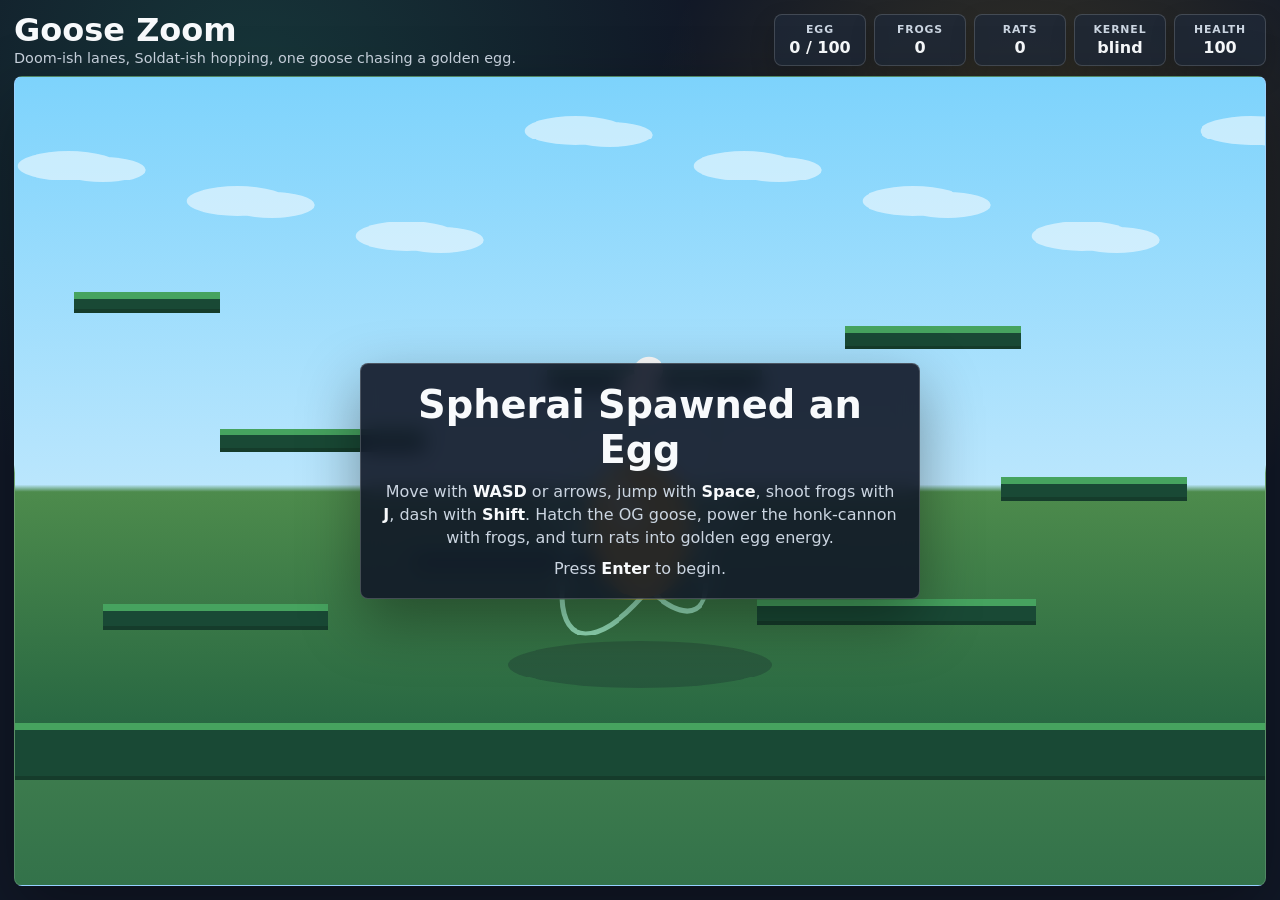
<file: index.html>
<!doctype html>
<html lang="en">
<head>
  <meta charset="utf-8">
  <meta name="viewport" content="width=device-width, initial-scale=1">
  <title>Goose Zoom</title>
  <style>
    :root {
      color-scheme: dark;
      --bg: #111827;
      --panel: #1f2937;
      --ink: #f8fafc;
      --muted: #cbd5e1;
      --gold: #fbbf24;
      --green: #34d399;
      --danger: #fb7185;
      --sky: #8ec5ff;
    }

    * {
      box-sizing: border-box;
    }

    body {
      margin: 0;
      min-height: 100vh;
      background:
        radial-gradient(circle at 20% 10%, rgba(52, 211, 153, 0.16), transparent 28rem),
        radial-gradient(circle at 80% 20%, rgba(251, 191, 36, 0.18), transparent 24rem),
        var(--bg);
      color: var(--ink);
      font-family: ui-sans-serif, system-ui, -apple-system, BlinkMacSystemFont, "Segoe UI", sans-serif;
      overflow: hidden;
    }

    main {
      display: grid;
      grid-template-rows: auto minmax(0, 1fr);
      height: 100vh;
      padding: 14px;
      gap: 10px;
    }

    header {
      display: grid;
      grid-template-columns: 1fr auto;
      align-items: center;
      gap: 12px;
      min-width: 0;
    }

    h1 {
      margin: 0;
      font-size: clamp(1.25rem, 3vw, 2rem);
      letter-spacing: 0;
      line-height: 1;
    }

    .tagline {
      margin: 4px 0 0;
      color: var(--muted);
      font-size: 0.9rem;
    }

    .hud {
      display: flex;
      flex-wrap: wrap;
      justify-content: end;
      gap: 8px;
      min-width: 0;
    }

    .pill {
      border: 1px solid rgba(255, 255, 255, 0.16);
      background: rgba(31, 41, 55, 0.82);
      border-radius: 8px;
      padding: 8px 10px;
      min-width: 92px;
      text-align: center;
      box-shadow: 0 10px 24px rgba(0, 0, 0, 0.18);
    }

    .pill strong {
      display: block;
      color: var(--muted);
      font-size: 0.68rem;
      font-weight: 700;
      letter-spacing: 0.08em;
      text-transform: uppercase;
    }

    .pill span {
      display: block;
      margin-top: 2px;
      font-variant-numeric: tabular-nums;
      font-weight: 800;
    }

    .stage {
      position: relative;
      min-height: 0;
      border: 1px solid rgba(255, 255, 255, 0.14);
      border-radius: 8px;
      overflow: hidden;
      background: linear-gradient(#84c8ff, #b7e6ff 48%, #579456 49%, #33724a);
      box-shadow: 0 24px 70px rgba(0, 0, 0, 0.32);
    }

    canvas {
      display: block;
      width: 100%;
      height: 100%;
      image-rendering: pixelated;
    }

    .overlay {
      position: absolute;
      inset: 0;
      display: grid;
      place-items: center;
      padding: 18px;
      pointer-events: none;
    }

    .message {
      width: min(560px, 100%);
      border: 1px solid rgba(255, 255, 255, 0.2);
      border-radius: 8px;
      background: rgba(17, 24, 39, 0.9);
      padding: 18px;
      text-align: center;
      box-shadow: 0 22px 60px rgba(0, 0, 0, 0.38);
      backdrop-filter: blur(10px);
    }

    .message h2 {
      margin: 0 0 8px;
      font-size: clamp(1.5rem, 5vw, 2.4rem);
    }

    .message p {
      margin: 8px auto 0;
      color: var(--muted);
      max-width: 42rem;
      line-height: 1.45;
    }

    .keys {
      color: var(--ink);
      font-weight: 800;
    }

    @media (max-width: 700px) {
      main {
        padding: 8px;
      }

      header {
        grid-template-columns: 1fr;
      }

      .hud {
        justify-content: stretch;
      }

      .pill {
        flex: 1 1 94px;
        padding: 7px 8px;
      }
    }
  </style>
</head>
<body>
  <main>
    <header>
      <div>
        <h1>Goose Zoom</h1>
        <p class="tagline">Doom-ish lanes, Soldat-ish hopping, one goose chasing a golden egg.</p>
      </div>
      <div class="hud" aria-live="polite">
        <div class="pill"><strong>Egg</strong><span id="egg">0 / 100</span></div>
        <div class="pill"><strong>Frogs</strong><span id="frogs">0</span></div>
        <div class="pill"><strong>Rats</strong><span id="rats">0</span></div>
        <div class="pill"><strong>Kernel</strong><span id="kernel">blind</span></div>
        <div class="pill"><strong>Health</strong><span id="health">100</span></div>
      </div>
    </header>

    <section class="stage">
      <canvas id="game" width="1280" height="720" aria-label="Goose Zoom game canvas"></canvas>
      <div id="overlay" class="overlay">
        <div class="message">
          <h2>Spherai Spawned an Egg</h2>
          <p>
            Move with <span class="keys">WASD</span> or arrows, jump with <span class="keys">Space</span>,
            shoot frogs with <span class="keys">J</span>, dash with <span class="keys">Shift</span>.
            Hatch the OG goose, power the honk-cannon with frogs, and turn rats into golden egg energy.
          </p>
          <p>Press <span class="keys">Enter</span> to begin.</p>
        </div>
      </div>
    </section>
  </main>

  <script>
    const canvas = document.querySelector("#game");
    const ctx = canvas.getContext("2d");
    const eggEl = document.querySelector("#egg");
    const frogsEl = document.querySelector("#frogs");
    const ratsEl = document.querySelector("#rats");
    const kernelEl = document.querySelector("#kernel");
    const healthEl = document.querySelector("#health");
    const overlay = document.querySelector("#overlay");

    const keys = new Set();
    const world = { w: 1280, h: 720, gravity: 1900 };
    const rng = (min, max) => min + Math.random() * (max - min);
    const gooseAdjectives = ["Warm", "Velvet", "Brass", "Moss", "Quiet", "Tidal", "Cinder", "Lattice"];
    const gooseNouns = ["Goose", "Clerk", "Archivist", "Guide", "Witness", "Seeder", "Companion", "Honk"];
    const kernelColors = {
      blind: "#7a9bb1",
      sighted: "#7ae7c7",
      resonant: "#b0a6ff",
      hatched: "#ffd075",
    };

    let state;
    let last = 0;

    const platforms = [
      { x: 0, y: 662, w: 1280, h: 58 },
      { x: 90, y: 540, w: 230, h: 26 },
      { x: 410, y: 478, w: 250, h: 26 },
      { x: 760, y: 535, w: 285, h: 26 },
      { x: 1010, y: 410, w: 190, h: 24 },
      { x: 210, y: 360, w: 210, h: 24 },
      { x: 545, y: 300, w: 220, h: 24 },
      { x: 850, y: 255, w: 180, h: 24 },
      { x: 60, y: 220, w: 150, h: 22 },
    ];

    function hashText(text) {
      let hash = 2166136261;
      for (let i = 0; i < text.length; i++) {
        hash ^= text.charCodeAt(i);
        hash = Math.imul(hash, 16777619);
      }
      return hash >>> 0;
    }

    function deriveGoosePersona() {
      const seed = hashText(`${Date.now()}-${Math.random()}-spherai-og-goose`);
      const adjective = gooseAdjectives[seed % gooseAdjectives.length];
      const noun = gooseNouns[(seed >>> 4) % gooseNouns.length];
      return {
        seed: seed.toString(16).padStart(8, "0"),
        name: `${adjective} ${noun}`,
      };
    }

    function kernelFromCoherence(coherence) {
      if (coherence < 18) return "blind";
      if (coherence < 42) return "sighted";
      if (coherence < 72) return "resonant";
      return "hatched";
    }

    function kernelShotDamage(kernel) {
      if (kernel === "hatched") return 3;
      if (kernel === "resonant") return 2;
      return 1;
    }

    function newGame() {
      const persona = deriveGoosePersona();
      state = {
        phase: "playing",
        time: 0,
        egg: 0,
        killed: 0,
        coherence: 0,
        kernel: "blind",
        persona,
        spawnRat: 0.4,
        spawnFrog: 0.9,
        screenShake: 0,
        goose: {
          x: 135,
          y: 605,
          vx: 0,
          vy: 0,
          w: 42,
          h: 44,
          facing: 1,
          grounded: false,
          health: 100,
          frogs: 6,
          cooldown: 0,
          dash: 0,
          hurt: 0,
          name: persona.name,
        },
        rats: [],
        frogs: [],
        shots: [],
        sparks: [],
      };
      for (let i = 0; i < 5; i++) spawnRat();
      for (let i = 0; i < 6; i++) spawnFrog();
      overlay.style.display = "none";
      burst(170, 612, kernelColors.blind, 20);
    }

    function showOverlay(title, body) {
      overlay.querySelector("h2").textContent = title;
      overlay.querySelectorAll("p")[0].innerHTML = body;
      overlay.querySelectorAll("p")[1].innerHTML = 'Press <span class="keys">Enter</span> to play again.';
      overlay.style.display = "grid";
    }

    function spawnRat() {
      const side = Math.random() > 0.5 ? 1 : -1;
      state.rats.push({
        x: side > 0 ? world.w + 40 : -80,
        y: 620,
        vx: rng(80, 160) * -side,
        vy: 0,
        w: 34,
        h: 28,
        hp: 2 + Math.floor(state.time / 35),
        bite: 0,
        hop: rng(0.2, 1.4),
      });
    }

    function spawnFrog() {
      const p = platforms[Math.floor(rng(1, platforms.length))];
      state.frogs.push({
        x: rng(p.x + 18, p.x + p.w - 18),
        y: p.y - 20,
        w: 24,
        h: 18,
        bob: rng(0, 9),
      });
    }

    function rects(a, b) {
      return a.x < b.x + b.w && a.x + a.w > b.x && a.y < b.y + b.h && a.y + a.h > b.y;
    }

    function stepBody(body, dt) {
      body.x += body.vx * dt;
      for (const p of platforms) {
        if (rects(body, p)) {
          if (body.vx > 0) body.x = p.x - body.w;
          if (body.vx < 0) body.x = p.x + p.w;
          body.vx *= -0.18;
        }
      }

      body.vy += world.gravity * dt;
      body.y += body.vy * dt;
      body.grounded = false;
      for (const p of platforms) {
        if (rects(body, p)) {
          if (body.vy > 0) {
            body.y = p.y - body.h;
            body.vy = 0;
            body.grounded = true;
          } else if (body.vy < 0) {
            body.y = p.y + p.h;
            body.vy = 0;
          }
        }
      }

      body.x = Math.max(0, Math.min(world.w - body.w, body.x));
    }

    function shoot() {
      const g = state.goose;
      if (g.cooldown > 0 || g.frogs <= 0) return;
      g.frogs -= 1;
      g.cooldown = 0.18;
      state.shots.push({
        x: g.x + g.w / 2 + g.facing * 24,
        y: g.y + 18,
        vx: g.facing * 820,
        vy: -65,
        w: 22,
        h: 12,
        life: 1.2,
        damage: kernelShotDamage(state.kernel),
        kernel: state.kernel,
      });
      burst(g.x + g.w / 2, g.y + 20, kernelColors[state.kernel], 8 + shotSparkBonus());
    }

    function shotSparkBonus() {
      if (!state) return 0;
      if (state.kernel === "hatched") return 10;
      if (state.kernel === "resonant") return 5;
      return 0;
    }

    function burst(x, y, color, count) {
      for (let i = 0; i < count; i++) {
        state.sparks.push({
          x,
          y,
          vx: rng(-190, 190),
          vy: rng(-230, 70),
          life: rng(0.25, 0.65),
          color,
        });
      }
    }

    function update(dt) {
      if (!state || state.phase !== "playing") return;
      state.time += dt;
      const previousKernel = state.kernel;
      state.coherence = Math.min(100, state.egg * 0.72 + state.killed * 3 + state.goose.frogs * 0.45);
      state.kernel = kernelFromCoherence(state.coherence);
      if (state.kernel !== previousKernel) {
        state.screenShake = 7;
        burst(state.goose.x + state.goose.w / 2, state.goose.y + 12, kernelColors[state.kernel], 28);
      }
      state.spawnRat -= dt;
      state.spawnFrog -= dt;
      state.screenShake = Math.max(0, state.screenShake - dt * 25);

      if (state.spawnRat <= 0) {
        spawnRat();
        state.spawnRat = Math.max(0.55, 2.1 - state.time * 0.015);
      }
      if (state.spawnFrog <= 0 && state.frogs.length < 9) {
        spawnFrog();
        state.spawnFrog = rng(2.2, 4.2);
      }

      const g = state.goose;
      g.cooldown = Math.max(0, g.cooldown - dt);
      g.hurt = Math.max(0, g.hurt - dt);
      g.dash = Math.max(0, g.dash - dt);

      const left = keys.has("ArrowLeft") || keys.has("KeyA");
      const right = keys.has("ArrowRight") || keys.has("KeyD");
      const up = keys.has("ArrowUp") || keys.has("KeyW");
      const dash = keys.has("ShiftLeft") || keys.has("ShiftRight");
      const wantJump = keys.has("Space") || up;
      const move = (right ? 1 : 0) - (left ? 1 : 0);

      if (move !== 0) g.facing = move;
      const accel = g.grounded ? 2500 : 1200;
      g.vx += move * accel * dt;
      g.vx *= g.grounded ? 0.82 : 0.96;
      if (dash && g.dash <= 0 && move !== 0) {
        g.vx = move * 620;
        g.dash = 0.8;
        burst(g.x + g.w / 2, g.y + g.h, "#ffffff", 10);
      }
      if (wantJump && g.grounded) g.vy = -690;
      if (keys.has("KeyJ") || keys.has("KeyK")) shoot();
      stepBody(g, dt);

      for (const frog of state.frogs) frog.bob += dt * 7;
      state.frogs = state.frogs.filter(frog => {
        if (rects(g, frog)) {
          g.frogs += 4;
          state.coherence = Math.min(100, state.coherence + 3);
          burst(frog.x, frog.y, kernelColors[state.kernel], 14);
          return false;
        }
        return true;
      });

      for (const shot of state.shots) {
        shot.life -= dt;
        shot.vy += world.gravity * 0.18 * dt;
        shot.x += shot.vx * dt;
        shot.y += shot.vy * dt;
      }

      for (const rat of state.rats) {
        rat.hop -= dt;
        rat.bite = Math.max(0, rat.bite - dt);
        const target = g.x + g.w / 2;
        rat.vx += Math.sign(target - rat.x) * 180 * dt;
        rat.vx = Math.max(-210, Math.min(210, rat.vx));
        if (rat.grounded && rat.hop <= 0) {
          rat.vy = -rng(360, 570);
          rat.hop = rng(0.55, 1.5);
        }
        stepBody(rat, dt);
        if (rects(g, rat) && rat.bite <= 0) {
          rat.bite = 0.72;
          g.health -= 9;
          g.hurt = 0.28;
          g.vx += Math.sign(g.x - rat.x) * 330;
          g.vy = -260;
          state.screenShake = 6;
          burst(g.x + g.w / 2, g.y + 20, "#fb7185", 12);
        }
      }

      for (const shot of state.shots) {
        for (const rat of state.rats) {
          if (shot.life > 0 && rects(shot, rat)) {
            shot.life = 0;
            rat.hp -= shot.damage;
            rat.vx += Math.sign(shot.vx) * 230;
            rat.vy = -230;
            burst(rat.x + rat.w / 2, rat.y + 10, kernelColors[shot.kernel], 10 + shot.damage * 3);
          }
        }
      }

      state.rats = state.rats.filter(rat => {
        if (rat.hp <= 0) {
          state.killed += 1;
          state.egg = Math.min(100, state.egg + 9 + (state.kernel === "hatched" ? 4 : 0));
          state.goose.frogs += 1;
          state.screenShake = 4;
          burst(rat.x + rat.w / 2, rat.y + rat.h / 2, "#fbbf24", 18);
          return false;
        }
        return rat.y < world.h + 120;
      });
      state.shots = state.shots.filter(shot => shot.life > 0 && shot.x > -60 && shot.x < world.w + 60);

      for (const s of state.sparks) {
        s.life -= dt;
        s.x += s.vx * dt;
        s.y += s.vy * dt;
        s.vy += world.gravity * 0.55 * dt;
      }
      state.sparks = state.sparks.filter(s => s.life > 0);

      if (g.health <= 0) {
        state.phase = "lost";
        showOverlay("The Nest Falls Silent", 'The rats overwhelmed the goose before the golden egg could arrive.');
      }
      if (state.egg >= 100) {
        state.phase = "won";
        showOverlay("Golden Egg Achieved", `${state.persona.name} reached <span class="keys">hatched</span> coherence and became an improbable radiant dynasty.`);
      }
      syncHud();
    }

    function syncHud() {
      if (!state) return;
      eggEl.textContent = `${Math.floor(state.egg)} / 100`;
      frogsEl.textContent = state.goose.frogs;
      ratsEl.textContent = state.killed;
      kernelEl.textContent = state.kernel;
      kernelEl.style.color = kernelColors[state.kernel];
      healthEl.textContent = Math.max(0, Math.ceil(state.goose.health));
    }

    function drawGoose(g) {
      ctx.save();
      ctx.translate(g.x + g.w / 2, g.y + g.h / 2);
      ctx.scale(g.facing, 1);
      ctx.fillStyle = g.hurt > 0 ? "#fecdd3" : "#ffffff";
      ctx.beginPath();
      ctx.ellipse(0, 6, 22, 18, 0, 0, Math.PI * 2);
      ctx.fill();
      ctx.beginPath();
      ctx.ellipse(10, -16, 15, 13, 0, 0, Math.PI * 2);
      ctx.fill();
      ctx.strokeStyle = "#e2e8f0";
      ctx.lineWidth = 5;
      ctx.beginPath();
      ctx.moveTo(-8, -6);
      ctx.quadraticCurve(10, -34, 23, -23);
      ctx.stroke();
      ctx.fillStyle = "#fb923c";
      ctx.beginPath();
      ctx.moveTo(23, -20);
      ctx.lineTo(39, -15);
      ctx.lineTo(23, -10);
      ctx.closePath();
      ctx.fill();
      ctx.fillStyle = "#111827";
      ctx.fillRect(12, -20, 4, 4);
      ctx.strokeStyle = "#fbbf24";
      ctx.lineWidth = 3;
      ctx.beginPath();
      ctx.moveTo(-9, 22);
      ctx.lineTo(-15, 32);
      ctx.moveTo(10, 22);
      ctx.lineTo(15, 32);
      ctx.stroke();
      ctx.restore();
    }

    function drawRat(rat) {
      ctx.save();
      ctx.translate(rat.x + rat.w / 2, rat.y + rat.h / 2);
      ctx.scale(rat.vx < 0 ? -1 : 1, 1);
      ctx.fillStyle = "#57534e";
      ctx.beginPath();
      ctx.ellipse(0, 4, 18, 13, 0, 0, Math.PI * 2);
      ctx.fill();
      ctx.fillStyle = "#78716c";
      ctx.beginPath();
      ctx.arc(12, -4, 10, 0, Math.PI * 2);
      ctx.fill();
      ctx.fillStyle = "#fda4af";
      ctx.beginPath();
      ctx.arc(18, -11, 5, 0, Math.PI * 2);
      ctx.fill();
      ctx.strokeStyle = "#fda4af";
      ctx.lineWidth = 4;
      ctx.beginPath();
      ctx.moveTo(-17, 6);
      ctx.quadraticCurve(-30, -2, -42, 9);
      ctx.stroke();
      ctx.fillStyle = "#111827";
      ctx.fillRect(13, -7, 3, 3);
      ctx.restore();
    }

    function drawFrog(frog) {
      const y = frog.y + Math.sin(frog.bob) * 4;
      ctx.fillStyle = "#22c55e";
      ctx.beginPath();
      ctx.ellipse(frog.x + 12, y + 10, 15, 11, 0, 0, Math.PI * 2);
      ctx.fill();
      ctx.fillStyle = "#86efac";
      ctx.beginPath();
      ctx.arc(frog.x + 5, y + 3, 6, 0, Math.PI * 2);
      ctx.arc(frog.x + 18, y + 3, 6, 0, Math.PI * 2);
      ctx.fill();
      ctx.fillStyle = "#111827";
      ctx.fillRect(frog.x + 4, y + 2, 3, 3);
      ctx.fillRect(frog.x + 17, y + 2, 3, 3);
    }

    function drawSpheraiSpawn(time) {
      const cx = world.w / 2;
      const cy = 442 + Math.sin(time * 2.4) * 8;
      ctx.save();
      ctx.fillStyle = "rgba(17, 24, 39, 0.24)";
      ctx.beginPath();
      ctx.ellipse(cx, 602, 135, 24, 0, 0, Math.PI * 2);
      ctx.fill();

      ctx.strokeStyle = "rgba(167, 243, 208, 0.84)";
      ctx.lineWidth = 5;
      for (let i = 0; i < 3; i++) {
        ctx.beginPath();
        ctx.ellipse(cx, cy, 92 + i * 24, 32 + i * 10, time * 0.6 + i, 0, Math.PI * 2);
        ctx.stroke();
      }

      ctx.fillStyle = "#fbbf24";
      ctx.beginPath();
      ctx.ellipse(cx, cy + 18, 52, 72, -0.08, 0, Math.PI * 2);
      ctx.fill();
      ctx.fillStyle = "#fde68a";
      ctx.beginPath();
      ctx.ellipse(cx - 17, cy - 8, 14, 32, -0.35, 0, Math.PI * 2);
      ctx.fill();

      drawGoose({
        x: cx - 22,
        y: cy - 150,
        w: 42,
        h: 44,
        facing: Math.sin(time * 2) > 0 ? 1 : -1,
        hurt: 0,
      });

      ctx.fillStyle = "rgba(17, 24, 39, 0.75)";
      ctx.font = "800 24px ui-sans-serif, system-ui, sans-serif";
      ctx.textAlign = "center";
      ctx.fillText("Spherai Egg Spawner", cx, cy + 125);
      ctx.restore();
    }

    function drawKernelField(time) {
      if (!state) return;
      const g = state.goose;
      const cx = g.x + g.w / 2;
      const cy = g.y + g.h / 2;
      const color = kernelColors[state.kernel];
      const pulse = Math.sin(time * 5) * 0.5 + 0.5;
      const radius = 38 + state.coherence * 0.55 + pulse * 18;

      ctx.save();
      ctx.globalAlpha = 0.18 + pulse * 0.14;
      ctx.strokeStyle = color;
      ctx.lineWidth = 3;
      ctx.beginPath();
      ctx.arc(cx, cy, radius, 0, Math.PI * 2);
      ctx.stroke();

      if (state.kernel === "resonant" || state.kernel === "hatched") {
        ctx.globalAlpha = 0.22;
        ctx.lineWidth = 2;
        for (let i = 0; i < 3; i++) {
          ctx.beginPath();
          ctx.ellipse(cx, cy, radius + i * 18, 18 + i * 10, time * 0.7 + i, 0, Math.PI * 2);
          ctx.stroke();
        }
      }
      ctx.restore();
    }

    function draw() {
      ctx.clearRect(0, 0, world.w, world.h);
      const sceneTime = state?.time ?? performance.now() / 1000;
      ctx.save();
      if (state?.screenShake > 0) {
        ctx.translate(rng(-state.screenShake, state.screenShake), rng(-state.screenShake, state.screenShake));
      }

      const sky = ctx.createLinearGradient(0, 0, 0, world.h);
      sky.addColorStop(0, "#7dd3fc");
      sky.addColorStop(0.58, "#bae6fd");
      sky.addColorStop(0.59, "#4d8b4c");
      sky.addColorStop(1, "#1f5f40");
      ctx.fillStyle = sky;
      ctx.fillRect(0, 0, world.w, world.h);

      ctx.fillStyle = "rgba(255, 255, 255, 0.55)";
      for (let i = 0; i < 9; i++) {
        const x = (i * 173 + sceneTime * 18) % (world.w + 220) - 120;
        const y = 55 + (i % 4) * 36;
        ctx.beginPath();
        ctx.ellipse(x, y, 52, 15, 0, 0, Math.PI * 2);
        ctx.ellipse(x + 35, y + 4, 44, 13, 0, 0, Math.PI * 2);
        ctx.fill();
      }

      for (const p of platforms) {
        ctx.fillStyle = "#194935";
        ctx.fillRect(p.x, p.y, p.w, p.h);
        ctx.fillStyle = "#46a35f";
        ctx.fillRect(p.x, p.y, p.w, 7);
        ctx.fillStyle = "rgba(0, 0, 0, 0.18)";
        ctx.fillRect(p.x, p.y + p.h - 4, p.w, 4);
      }

      if (state) {
        for (const frog of state.frogs) drawFrog(frog);
      for (const shot of state.shots) {
          ctx.fillStyle = kernelColors[shot.kernel] ?? "#a7f3d0";
          ctx.beginPath();
          ctx.ellipse(shot.x + shot.w / 2, shot.y + shot.h / 2, 14, 8, 0, 0, Math.PI * 2);
          ctx.fill();
          ctx.fillStyle = "#064e3b";
          ctx.fillRect(shot.x + 7, shot.y + 3, 3, 3);
        }
        for (const rat of state.rats) drawRat(rat);
        drawKernelField(sceneTime);
        drawGoose(state.goose);
        for (const s of state.sparks) {
          ctx.globalAlpha = Math.max(0, s.life * 2.2);
          ctx.fillStyle = s.color;
          ctx.fillRect(s.x, s.y, 4, 4);
          ctx.globalAlpha = 1;
        }

        ctx.fillStyle = "rgba(17, 24, 39, 0.5)";
        ctx.fillRect(24, 24, 260, 14);
        ctx.fillStyle = "#fbbf24";
        ctx.fillRect(24, 24, 260 * (state.egg / 100), 14);
        ctx.strokeStyle = "rgba(255, 255, 255, 0.7)";
        ctx.strokeRect(24, 24, 260, 14);

        ctx.fillStyle = "rgba(17, 24, 39, 0.68)";
        ctx.font = "800 20px ui-sans-serif, system-ui, sans-serif";
        ctx.textAlign = "left";
        ctx.fillText(`${state.persona.name} | ${state.kernel} coherence`, 24, 62);
      } else {
        drawSpheraiSpawn(sceneTime);
      }

      ctx.restore();
    }

    function loop(now) {
      const dt = Math.min(0.033, (now - last) / 1000 || 0);
      last = now;
      update(dt);
      draw();
      requestAnimationFrame(loop);
    }

    function resizeCanvas() {
      const rect = canvas.getBoundingClientRect();
      const ratio = world.w / world.h;
      const current = rect.width / rect.height;
      if (current > ratio) {
        canvas.style.width = `${rect.height * ratio}px`;
        canvas.style.height = "100%";
        canvas.style.margin = "0 auto";
      } else {
        canvas.style.width = "100%";
        canvas.style.height = `${rect.width / ratio}px`;
        canvas.style.margin = "auto 0";
      }
    }

    addEventListener("keydown", event => {
      keys.add(event.code);
      if (["ArrowLeft", "ArrowRight", "ArrowUp", "ArrowDown", "Space"].includes(event.code)) event.preventDefault();
      if (event.code === "Enter" && (!state || state.phase !== "playing")) newGame();
    });

    addEventListener("keyup", event => keys.delete(event.code));
    addEventListener("resize", resizeCanvas);

    resizeCanvas();
    syncHud();
    requestAnimationFrame(loop);
  </script>
</body>
</html>
</file>
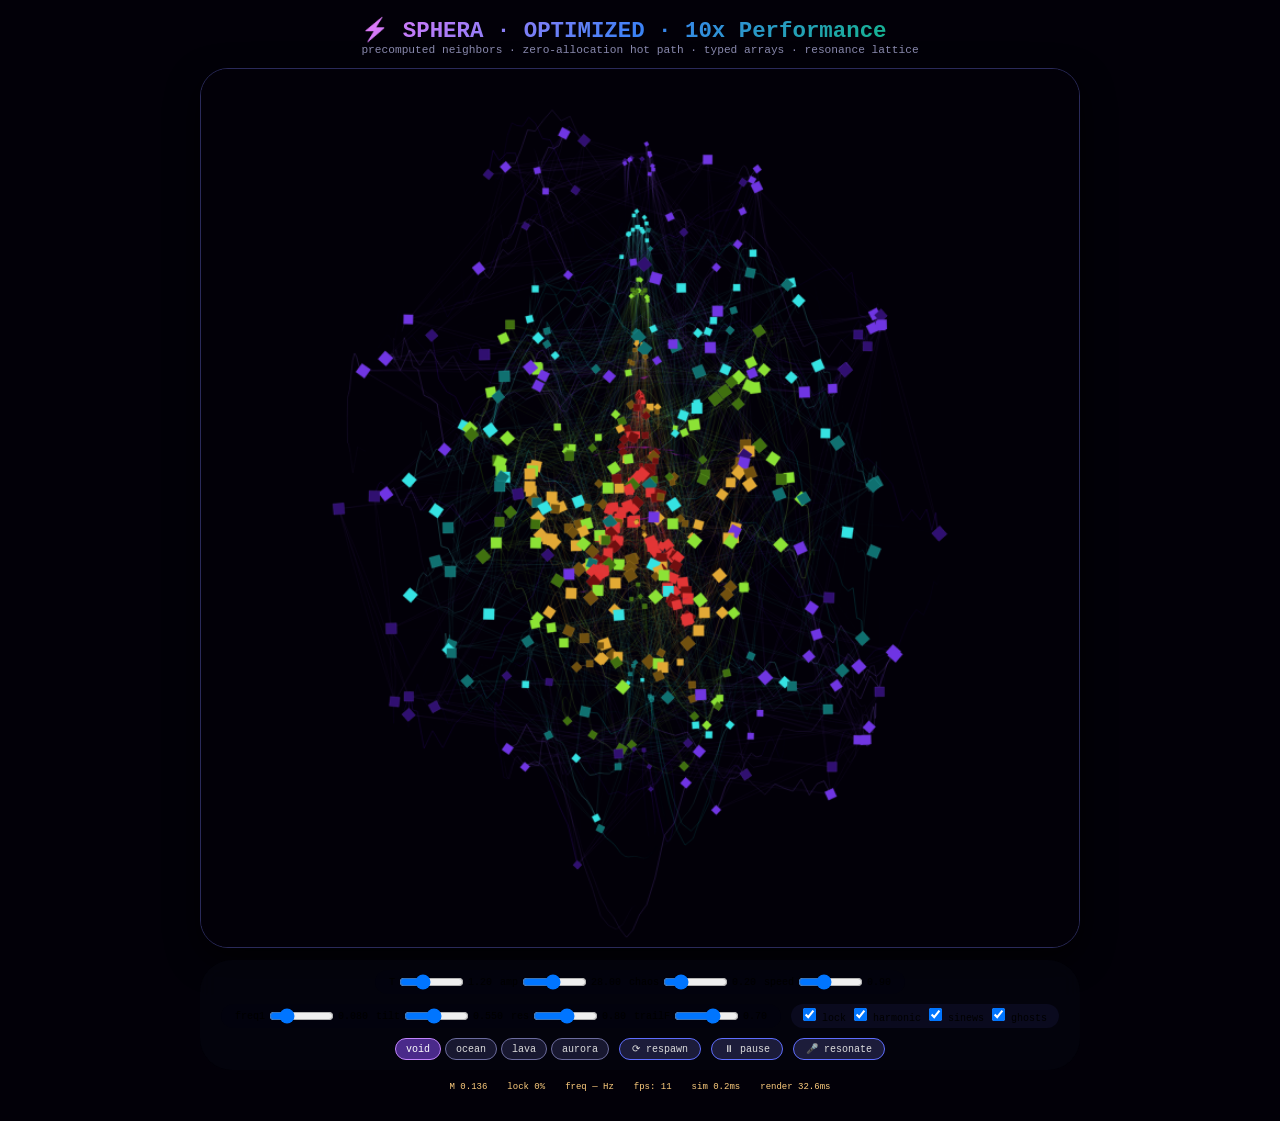
<file: sphera-optimized-fixed.html>
<!DOCTYPE html>
<html lang="en">
<head>
    <meta charset="UTF-8">
    <meta name="viewport" content="width=device-width, initial-scale=1.0, user-scalable=no">
    <title>SPHERA · OPTIMIZED · High-Performance Resonant Ising Lattice</title>
    <style>
        * { margin: 0; padding: 0; box-sizing: border-box; user-select: none; }
        body {
            background: #020008;
            min-height: 100vh;
            display: flex;
            justify-content: center;
            align-items: center;
            font-family: 'Segoe UI', 'Courier New', monospace;
            padding: 16px;
        }
        .container {
            display: flex;
            flex-direction: column;
            align-items: center;
            gap: 12px;
            width: 100%;
            max-width: 880px;
        }
        .title h1 {
            font-size: 1.4rem;
            background: linear-gradient(135deg, #e879f9, #3b82f6, #10b981);
            -webkit-background-clip: text;
            background-clip: text;
            color: transparent;
        }
        .title p { font-size: 0.7rem; color: #8b8bb0; }
        canvas {
            width: 100%;
            height: auto;
            border-radius: 28px;
            border: 1px solid #2a2a5a;
            box-shadow: 0 12px 32px rgba(0,0,0,0.7);
            background: #020008;
        }
        .controls {
            background: rgba(5, 5, 15, 0.7);
            backdrop-filter: blur(10px);
            border-radius: 32px;
            padding: 10px 16px;
            display: flex;
            flex-wrap: wrap;
            justify-content: center;
            gap: 10px;
        }
        .slider-group {
            display: flex;
            flex-wrap: wrap;
            gap: 8px;
            background: #03030f80;
            border-radius: 48px;
            padding: 4px 14px;
        }
        .slider-item { display: flex; align-items: center; gap: 4px; font-size: 10px; }
        input[type="range"] { width: 65px; cursor: pointer; }
        .checkbox-group {
            display: flex;
            gap: 8px;
            background: #0a0a1e;
            border-radius: 40px;
            padding: 4px 12px;
        }
        .checkbox-group label { font-size: 10px; cursor: pointer; }
        .mode-btn {
            background: #181830;
            border: 1px solid #6c6c9e;
            border-radius: 20px;
            padding: 3px 10px;
            font-size: 10px;
            cursor: pointer;
        }
        .mode-btn.active { background: #4a2a8a; border-color: #c084fc; color: white; }
        button {
            background: #1c1c3a;
            border: 1px solid #5f6eff;
            border-radius: 30px;
            padding: 4px 12px;
            font-size: 10px;
            cursor: pointer;
            color: #ddd;
            font-family: monospace;
        }
        button:hover { filter: brightness(1.15); }
        .mic-active { background: #c2414c !important; animation: pulseMic 0.8s infinite; }
        @keyframes pulseMic {
            0% { box-shadow: 0 0 0 0 rgba(80, 200, 255, 0.5); }
            70% { box-shadow: 0 0 0 6px rgba(80, 200, 255, 0); }
            100% { box-shadow: 0 0 0 0 rgba(80, 200, 255, 0); }
        }
        .stats { font-size: 9px; color: #6e6e96; display: flex; gap: 20px; flex-wrap: wrap; justify-content: center; }
        .stats span { color: #ffcd7e; }
        .debug-bar {
            height: 2px;
            background: linear-gradient(90deg, #10b981, #e879f9);
            border-radius: 2px;
            transition: width 0.05s;
        }
        .fps-counter { font-family: monospace; font-size: 9px; color: #5f5f8a; }
    </style>
</head>
<body>
<div class="container">
    <div class="title">
        <h1>⚡ SPHERA · OPTIMIZED · 10x Performance</h1>
        <p>precomputed neighbors · zero-allocation hot path · typed arrays · resonance lattice</p>
    </div>

    <canvas id="spheraCanvas" width="800" height="800"></canvas>

    <div class="controls">
        <div class="slider-group">
            <div class="slider-item"><span>T</span><input type="range" id="tempSlider" min="0.1" max="3.5" step="0.02" value="1.2"><span id="tempVal">1.20</span></div>
            <div class="slider-item"><span>amp</span><input type="range" id="ampSlider" min="5" max="55" step="1" value="28"><span id="ampVal">28</span></div>
            <div class="slider-item"><span>chaos</span><input type="range" id="chaosSlider" min="0" max="1" step="0.01" value="0.2"><span id="chaosVal">0.20</span></div>
            <div class="slider-item"><span>speed</span><input type="range" id="speedSlider" min="0" max="2.5" step="0.03" value="0.9"><span id="speedVal">0.90</span></div>
        </div>
        <div class="slider-group">
            <div class="slider-item"><span>freq1</span><input type="range" id="freq1Slider" min="0.02" max="0.3" step="0.003" value="0.08"><span id="freq1Val">0.08</span></div>
            <div class="slider-item"><span>tilt</span><input type="range" id="tiltSlider" min="0.3" max="0.85" step="0.005" value="0.55"><span id="tiltVal">0.55</span></div>
            <div class="slider-item"><span>res</span><input type="range" id="resonanceStrength" min="0" max="1.5" step="0.02" value="0.8"><span id="resVal">0.80</span></div>
            <div class="slider-item"><span>trailF</span><input type="range" id="trailFadeSlider" min="0.2" max="1" step="0.02" value="0.7"><span id="trailFadeVal">0.70</span></div>
        </div>
        <div class="checkbox-group">
            <label><input type="checkbox" id="resonanceCheck" checked> lock</label>
            <label><input type="checkbox" id="shellResonanceCheck" checked> harmonic</label>
            <label><input type="checkbox" id="sinewsCheck" checked> sinews</label>
            <label><input type="checkbox" id="ghostsCheck" checked> ghosts</label>
        </div>
        <div style="display: flex; gap: 4px;">
            <button class="mode-btn" data-mode="void">void</button>
            <button class="mode-btn" data-mode="ocean">ocean</button>
            <button class="mode-btn" data-mode="lava">lava</button>
            <button class="mode-btn" data-mode="aurora">aurora</button>
        </div>
        <button id="resetTilesBtn">⟳ respawn</button>
        <button id="runPauseBtn">⏸ pause</button>
        <button id="audioMicBtn">🎤 resonate</button>
    </div>
    <div class="stats">
        <span>M <span id="statM">0.000</span></span>
        <span>lock <span id="resonanceLockSpan">0%</span></span>
        <span>freq <span id="dominantFreqSpan">—</span> Hz</span>
        <span class="fps-counter" id="fpsSpan">fps: --</span>
        <span>sim <span id="simTimeSpan">0</span>ms</span>
        <span>render <span id="renderTimeSpan">0</span>ms</span>
    </div>
    <div class="debug-bar" id="resonanceBar" style="width: 0%;"></div>
</div>

<script>
    (function(){
        // ========== CONFIGURATION ==========
        const W = 800, H = 800, CX = W/2, CY = H/2;
        const SHELLS = 5, RINGS = 7, TPR = 16;
        const TILE_COUNT = SHELLS * RINGS * TPR;  // 560
        const GRID = 40;
        const TRAIL_LEN = 18;
        const SHELL_R = s => 45 + s * 58;
        const TILT = s => 0.30 + s * 0.03;
        const HUES = [0, 40, 90, 180, 260];
        const SHELL_FREQS = [110, 165, 220, 275, 330];

        // ========== OPTIMIZED DATA STRUCTURES ==========
        // Flat arrays for critical paths (cache-friendly)
        let spins = new Int8Array(TILE_COUNT);
        let vLon = new Float32Array(TILE_COUNT);
        let vLat = new Float32Array(TILE_COUNT);
        let dLon = new Float32Array(TILE_COUNT);
        let dLat = new Float32Array(TILE_COUNT);
        let pressure = new Float32Array(TILE_COUNT);
        let shellResonanceGain = new Float32Array(TILE_COUNT);
        let phaseLock = new Float32Array(TILE_COUNT);
        
        // Tile metadata
        let tileShell = new Uint8Array(TILE_COUNT);
        let tileRing = new Uint8Array(TILE_COUNT);
        let tileIndex = new Uint8Array(TILE_COUNT);
        
        // Precomputed neighbor indices (critical optimization)
        let neighbors = new Array(TILE_COUNT);
        // Shell membership lists
        let shellMembers = new Array(SHELLS);
        
        // Lookup: shell,ring,index -> tileId (O(1) replacement for find())
        let tileLookup = new Array(SHELLS);
        for (let s = 0; s < SHELLS; s++) {
            tileLookup[s] = new Array(RINGS);
            for (let r = 0; r < RINGS; r++) {
                tileLookup[s][r] = new Array(TPR);
                for (let i = 0; i < TPR; i++) {
                    tileLookup[s][r][i] = -1;
                }
            }
        }
        
        // Trail data: circular buffers per tile
        let trailX = new Array(TILE_COUNT);
        let trailY = new Array(TILE_COUNT);
        let trailSpin = new Array(TILE_COUNT);
        let trailHead = new Uint8Array(TILE_COUNT);
        let trailLen = new Uint8Array(TILE_COUNT);
        
        function initTrails() {
            for (let i = 0; i < TILE_COUNT; i++) {
                trailX[i] = new Float32Array(TRAIL_LEN);
                trailY[i] = new Float32Array(TRAIL_LEN);
                trailSpin[i] = new Int8Array(TRAIL_LEN);
                trailHead[i] = 0;
                trailLen[i] = 0;
            }
        }
        
        // Build tile ID from shell,ring,idx
        function tileId(s, r, i) {
            return s * (RINGS * TPR) + r * TPR + i;
        }
        
        // Precompute all neighbors once (zero allocations at runtime)
        function buildNeighbors() {
            for (let s = 0; s < SHELLS; s++) {
                for (let r = 0; r < RINGS; r++) {
                    for (let i = 0; i < TPR; i++) {
                        const id = tileId(s, r, i);
                        const nb = [];
                        // left/right in ring
                        const leftId = tileId(s, r, (i - 1 + TPR) % TPR);
                        const rightId = tileId(s, r, (i + 1) % TPR);
                        // up/down rings
                        const upId = tileId(s, (r + 1) % RINGS, i);
                        const downId = tileId(s, (r - 1 + RINGS) % RINGS, i);
                        nb.push(leftId, rightId, upId, downId);
                        neighbors[id] = nb;
                    }
                }
            }
            
            // Build shell membership lists
            for (let s = 0; s < SHELLS; s++) {
                shellMembers[s] = [];
                for (let r = 0; r < RINGS; r++) {
                    for (let i = 0; i < TPR; i++) {
                        shellMembers[s].push(tileId(s, r, i));
                    }
                }
            }
        }
        
        // Initialize tile lookup table
        function buildLookup() {
            for (let s = 0; s < SHELLS; s++) {
                for (let r = 0; r < RINGS; r++) {
                    for (let i = 0; i < TPR; i++) {
                        const id = tileId(s, r, i);
                        tileLookup[s][r][i] = id;
                        tileShell[id] = s;
                        tileRing[id] = r;
                        tileIndex[id] = i;
                    }
                }
            }
        }
        
        // Create fresh tile state
        function makeTiles() {
            for (let id = 0; id < TILE_COUNT; id++) {
                spins[id] = Math.random() > 0.5 ? 1 : -1;
                vLon[id] = (Math.random() - 0.5) * 0.015;
                vLat[id] = (Math.random() - 0.5) * 0.008;
                dLon[id] = 0;
                dLat[id] = 0;
                pressure[id] = 0;
                shellResonanceGain[id] = 0;
                phaseLock[id] = 0;
                trailHead[id] = 0;
                trailLen[id] = 0;
            }
        }
        
        // ========== AUDIO WITH DECOUPLED UPDATE RATE ==========
        let audioContext = null;
        let mediaStream = null;
        let sourceNode = null;
        let analyserNode = null;
        let isMicActive = false;
        let audioGain = 0.0;
        let dominantFreq = 110;
        let dominantMagnitude = 0;
        let resonanceLock = 0;
        let beatPhase = 0;
        let audioDataArray = null;
        
        // Audio update throttling: 15Hz (every ~67ms)
        let lastAudioUpdate = 0;
        const AUDIO_UPDATE_INTERVAL = 67;
        
        async function initMicrophone() {
            if (audioContext && audioContext.state !== 'closed') {
                if (mediaStream) mediaStream.getTracks().forEach(t => t.stop());
                if (sourceNode) sourceNode.disconnect();
                if (analyserNode) analyserNode.disconnect();
                if (audioContext) await audioContext.close();
                isMicActive = false;
            }
            try {
                const stream = await navigator.mediaDevices.getUserMedia({ audio: true });
                audioContext = new (window.AudioContext || window.webkitAudioContext)();
                analyserNode = audioContext.createAnalyser();
                analyserNode.fftSize = 1024;
                audioDataArray = new Uint8Array(analyserNode.frequencyBinCount);
                sourceNode = audioContext.createMediaStreamSource(stream);
                sourceNode.connect(analyserNode);
                mediaStream = stream;
                isMicActive = true;
                await audioContext.resume();
                document.getElementById('audioMicBtn').classList.add('mic-active');
                document.getElementById('audioMicBtn').innerHTML = '🎤 active';
            } catch(e) {
                console.warn(e);
                isMicActive = false;
                document.getElementById('audioMicBtn').classList.remove('mic-active');
                document.getElementById('audioMicBtn').innerHTML = '🎤 resonate';
            }
        }
        
        async function closeMicrophone() {
            if (sourceNode) sourceNode.disconnect();
            if (analyserNode) analyserNode.disconnect();
            if (audioContext) await audioContext.close();
            if (mediaStream) mediaStream.getTracks().forEach(track => track.stop());
            isMicActive = false;
            audioGain = 0;
            resonanceLock = 0;
            document.getElementById('audioMicBtn').classList.remove('mic-active');
            document.getElementById('audioMicBtn').innerHTML = '🎤 resonate';
        }
        
        function detectDominantFrequency() {
            if (!isMicActive || !analyserNode || !audioDataArray) return 110;
            analyserNode.getByteFrequencyData(audioDataArray);
            let maxVal = 0, maxIdx = 2;
            for (let i = 2; i < 80; i++) {
                if (audioDataArray[i] > maxVal) {
                    maxVal = audioDataArray[i];
                    maxIdx = i;
                }
            }
            if (maxVal > 30) {
                return (maxIdx / analyserNode.fftSize) * audioContext.sampleRate;
            }
            return dominantFreq;
        }
        
        function updateAudioAnalysis(nowMs) {
            if (!isMicActive || !analyserNode) {
                resonanceLock *= 0.97;
                return;
            }
            
            // Throttled audio update
            if (nowMs - lastAudioUpdate < AUDIO_UPDATE_INTERVAL) return;
            lastAudioUpdate = nowMs;
            
            const newFreq = detectDominantFrequency();
            dominantFreq = dominantFreq * 0.85 + newFreq * 0.15;
            
            // Energy calculation
            analyserNode.getByteFrequencyData(audioDataArray);
            let total = 0;
            for (let i = 0; i < 40; i++) total += audioDataArray[i];
            audioGain = Math.min(0.8, (total / (40 * 255)) * 1.5);
            
            // Harmonic alignment with shells
            let harmonicAlignment = 0;
            if (document.getElementById('shellResonanceCheck').checked) {
                let bestAlignment = 0;
                for (let s = 0; s < SHELLS; s++) {
                    const ratio = dominantFreq / SHELL_FREQS[s];
                    const harmonicMatch = 1 - Math.min(0.5, Math.abs(Math.log(ratio) / Math.log(2)) % 1);
                    bestAlignment = Math.max(bestAlignment, harmonicMatch);
                }
                harmonicAlignment = bestAlignment;
            } else {
                harmonicAlignment = 0.5;
            }
            
            resonanceLock = resonanceLock * 0.92 + harmonicAlignment * 0.08;
            resonanceLock = Math.min(0.95, resonanceLock);
            
            beatPhase = (beatPhase + dominantFreq / 30) % (Math.PI * 2);
            
            document.getElementById('resonanceLockSpan').innerText = (resonanceLock * 100).toFixed(0) + '%';
            document.getElementById('resonanceBar').style.width = (resonanceLock * 100) + '%';
            document.getElementById('dominantFreqSpan').innerHTML = dominantFreq.toFixed(0);
        }
        
        // ========== OPTIMIZED ISING UPDATE (no allocations) ==========
        let tempBase = 1.2;
        
        function stepResonantIsing() {
            const resonanceStrength = document.getElementById('resonanceCheck').checked ? 
                parseFloat(document.getElementById('resonanceStrength').value) * resonanceLock : 0;
            const T = Math.max(tempBase, 0.15);
            
            // Metropolis flips with direct neighbor access
            for (let iter = 0; iter < 12; iter++) {
                const idx = Math.floor(Math.random() * TILE_COUNT);
                const nb = neighbors[idx];
                let sumN = 0;
                for (let k = 0; k < nb.length; k++) {
                    sumN += spins[nb[k]];
                }
                const dE = 2 * spins[idx] * sumN;
                if (dE < 0 || Math.random() < Math.exp(-dE / T)) {
                    spins[idx] *= -1;
                }
            }
            
            // Resonance pass (audio sculpting)
            if (resonanceStrength > 0.01) {
                for (let id = 0; id < TILE_COUNT; id++) {
                    const s = tileShell[id];
                    
                    // Shell harmonic resonance
                    let harmonicRes = 0;
                    if (document.getElementById('shellResonanceCheck').checked && isMicActive) {
                        const ratio = dominantFreq / SHELL_FREQS[s];
                        harmonicRes = Math.max(0, Math.cos(Math.log2(ratio) * Math.PI * 2)) * resonanceLock;
                    }
                    
                    // Beat alignment
                    const beatAlign = Math.sin(beatPhase + s * 0.8) * 0.5 + 0.5;
                    
                    // Neighbor coherence
                    const nb = neighbors[id];
                    let coherentSpin = 0;
                    for (let k = 0; k < nb.length; k++) {
                        coherentSpin += spins[nb[k]];
                    }
                    coherentSpin /= nb.length;
                    
                    let targetSpin = coherentSpin;
                    if (harmonicRes > 0.2) {
                        // Shell domain alignment
                        let shellSum = 0;
                        const members = shellMembers[s];
                        for (let m = 0; m < members.length; m++) {
                            shellSum += spins[members[m]];
                        }
                        const shellAvg = shellSum / members.length;
                        targetSpin = targetSpin * 0.6 + Math.sign(shellAvg) * 0.4;
                    }
                    
                    if (beatAlign > 0.7) {
                        const beatFlip = Math.sin(beatPhase * 2 + tileIndex[id] * 0.3) > 0 ? 1 : -1;
                        targetSpin = targetSpin * 0.7 + beatFlip * 0.3;
                    }
                    
                    const force = resonanceStrength * (0.5 + harmonicRes * 0.5) * audioGain;
                    if (Math.random() < force * 0.3) {
                        if (targetSpin > 0.3) spins[id] = 1;
                        else if (targetSpin < -0.3) spins[id] = -1;
                    }
                    
                    shellResonanceGain[id] = harmonicRes;
                    phaseLock[id] = beatAlign;
                }
            }
            
            // Velocity and pressure update
            for (let id = 0; id < TILE_COUNT; id++) {
                const nb = neighbors[id];
                let dLonSum = 0, dLatSum = 0;
                // Right neighbor (index increment)
                const rightId = nb[1];
                dLonSum += (spins[rightId] - spins[id]) * 0.008;
                // Up neighbor
                const upId = nb[2];
                dLatSum += (spins[upId] - spins[id]) * 0.006;
                
                pressure[id] = Math.abs(dLonSum) + Math.abs(dLatSum);
                if (resonanceLock > 0.5) pressure[id] += resonanceLock * 0.08;
                
                vLon[id] = (vLon[id] + dLonSum) * 0.92;
                vLat[id] = (vLat[id] + dLatSum) * 0.92;
                vLon[id] = Math.max(-0.06, Math.min(0.06, vLon[id]));
                vLat[id] = Math.max(-0.04, Math.min(0.04, vLat[id]));
                dLon[id] = (dLon[id] + vLon[id] + Math.PI * 2) % (Math.PI * 2);
                dLat[id] = Math.max(-0.4, Math.min(0.4, dLat[id] + vLat[id]));
            }
        }
        
        // ========== WAVE FUNCTIONS ==========
        let params = {
            amplitude: 28, chaos: 0.20, speed: 0.9,
            freq1: 0.08, freq2: 0.11, tilt: 0.55,
            colorMode: "void"
        };
        
        function waveZ(gx, gy, t) {
            const x = (gx/GRID - 0.5)*2, y = (gy/GRID - 0.5)*2;
            const r = Math.sqrt(x*x + y*y);
            const resonanceMod = 1 + resonanceLock * 0.4;
            const dynAmp = params.amplitude * resonanceMod;
            const w1 = Math.sin(r * params.freq1 * 80 - t * params.speed * 2.1) * dynAmp;
            const w2 = Math.sin((x+y) * params.freq2 * 60 - t * params.speed * 1.7) * dynAmp * 0.55;
            const w3 = Math.sin(x*31.7 + y*17.3 + t*0.7) * Math.sin(y*23.1 - x*11.9 + t*1.1) * dynAmp * params.chaos;
            const env = Math.exp(-r*r*0.7);
            const edge = 1 - Math.exp(-r*r*1.8);
            return w1*env + w2*0.4 + w3*edge;
        }
        
        function proj(x3, y3, z3) { 
            const sc = params.tilt; 
            return { px: CX + (x3 - y3)*sc*7.2, py: CY + (x3 + y3)*sc*5.8 - z3*sc*0.85 }; 
        }
        
        function getTilePos(id, coneAng, frameT) {
            const s = tileShell[id];
            const r = tileRing[id];
            const i = tileIndex[id];
            const sR = SHELL_R(s), tiltVal = TILT(s);
            const ringAngle = (r / RINGS) * Math.PI + dLat[id];
            const lonAngle = (i / TPR) * Math.PI * 2 + dLon[id] + coneAng * (1 + s * 0.12);
            const rY = Math.cos(Math.max(0.05, Math.min(Math.PI-0.05, ringAngle)));
            const rS = Math.sin(Math.max(0.05, Math.min(Math.PI-0.05, ringAngle)));
            const projR = sR * rS;
            let waveOffset = 0;
            if (true) { // interpenetrate always on for visual
                const nx = (Math.cos(lonAngle) * projR / (GRID*7.2) + 0.5) * GRID;
                const ny = (Math.sin(lonAngle) * projR * tiltVal / (GRID*5.8) + 0.5) * GRID;
                waveOffset = waveZ(nx, ny, frameT) * 0.22;
            }
            const px = CX + Math.cos(lonAngle) * projR;
            const py = CY + rY * sR * tiltVal * (-2.4) + Math.sin(lonAngle) * projR * tiltVal + waveOffset * 14;
            return { px, py, scale: rS };
        }
        
        // ========== RENDERING (optimized, no per-frame allocations) ==========
        const canvas = document.getElementById('spheraCanvas');
        const ctx = canvas.getContext('2d');
        let frameCount = 0;
        let lastFpsUpdate = 0;
        let fps = 60;
        let lastSimTime = 0;
        let lastRenderTime = 0;
        
        function waveColor(z, maxZ) {
            const n = (z/(maxZ||1)+1)/2;
            const resGlow = resonanceLock * 30;
            const mode = params.colorMode;
            if (mode === "void") return `hsl(${260 + n*60},70%,${20 + n*35 + resGlow*0.5}%)`;
            if (mode === "ocean") return `rgb(${n*40+10 + resGlow*0.8|0}, ${n*120+60 + resGlow|0}, ${n*140+100|0})`;
            if (mode === "lava") return `rgb(${n*200+55 + resGlow*1.2|0}, ${n*80 + resGlow*0.6|0}, ${(1-n)*40|0})`;
            if (mode === "aurora") return `hsl(${(n*180+160 + frameCount*20 + resonanceLock*360)%360},80%,${30 + n*35 + resGlow*0.8}%)`;
            return `hsl(${n*240},70%,50%)`;
        }
        
        function render(coneAng, frameT) {
            const renderStart = performance.now();
            ctx.clearRect(0, 0, W, H);
            ctx.fillStyle = "#020008";
            ctx.fillRect(0, 0, W, H);
            
            // Wave grid
            const zGrid = [];
            let maxZ = 1;
            for (let gy = 0; gy <= GRID; gy++) {
                zGrid[gy] = [];
                for (let gx = 0; gx <= GRID; gx++) {
                    const z = waveZ(gx, gy, frameT);
                    zGrid[gy][gx] = { x3: (gx-GRID/2)*1.0, y3: (gy-GRID/2)*1.0, z };
                    if (Math.abs(z) > maxZ) maxZ = Math.abs(z);
                }
            }
            
            // Collect render items with depth sorting
            const items = [];
            // Quads
            for (let gy = 0; gy < GRID; gy++) {
                for (let gx = 0; gx < GRID; gx++) {
                    const tl = zGrid[gy][gx], tr = zGrid[gy][gx+1];
                    const bl = zGrid[gy+1][gx], br = zGrid[gy+1][gx+1];
                    const avgZ = (tl.z + tr.z + bl.z + br.z) / 4;
                    const ptl = proj(tl.x3, tl.y3, tl.z), ptr = proj(tr.x3, tr.y3, tr.z);
                    const pbl = proj(bl.x3, bl.y3, bl.z), pbr = proj(br.x3, br.y3, br.z);
                    const dx1 = ptr.px - ptl.px, dy1 = ptr.py - ptl.py;
                    const dx2 = pbl.px - ptl.px, dy2 = pbl.py - ptl.py;
                    if (dx1*dy2 - dy1*dx2 > 0) continue;
                    const depthY = (ptl.py + ptr.py + pbl.py + pbr.py)/4;
                    items.push({ type: 0, depthY, avgZ, maxZ, ptl, ptr, pbl, pbr });
                }
            }
            
            // Tiles with positions
            const tilePositions = new Array(TILE_COUNT);
            for (let id = 0; id < TILE_COUNT; id++) {
                tilePositions[id] = getTilePos(id, coneAng, frameT);
                items.push({ type: 1, depthY: tilePositions[id].py + tileShell[id] * 2, id, pos: tilePositions[id] });
            }
            items.sort((a,b) => a.depthY - b.depthY);
            
            // Ghost trails (circular buffer)
            if (document.getElementById('ghostsCheck').checked) {
                for (let id = 0; id < TILE_COUNT; id++) {
                    const len = trailLen[id];
                    if (len < 2) continue;
                    const hue = HUES[tileShell[id]];
                    const head = trailHead[id];
                    for (let k = 1; k < len; k++) {
                        const idx = (head + k) % TRAIL_LEN;
                        const prevIdx = (head + k - 1) % TRAIL_LEN;
                        const alpha = ((k / len) * 0.5) * parseFloat(document.getElementById('trailFadeSlider').value) + resonanceLock * 0.15;
                        ctx.beginPath();
                        ctx.moveTo(trailX[id][prevIdx], trailY[id][prevIdx]);
                        ctx.lineTo(trailX[id][idx], trailY[id][idx]);
                        ctx.strokeStyle = `hsla(${hue},80%,${trailSpin[id][idx]===1?65:38}%,${Math.min(0.6, alpha)})`;
                        ctx.lineWidth = 0.7 + resonanceLock;
                        ctx.stroke();
                    }
                }
            }
            
            // Sinews (optimized neighbor iteration)
            if (document.getElementById('sinewsCheck').checked) {
                for (let id = 0; id < TILE_COUNT; id++) {
                    const posA = tilePositions[id];
                    if (posA.scale < 0.03) continue;
                    const hue = HUES[tileShell[id]];
                    const nb = neighbors[id];
                    for (let k = 0; k < nb.length; k++) {
                        const nbId = nb[k];
                        const posB = tilePositions[nbId];
                        if (posB.scale < 0.03) continue;
                        const agreement = spins[id] === spins[nbId];
                        const resBonus = (shellResonanceGain[id] + shellResonanceGain[nbId]) * resonanceLock * 0.4;
                        const alpha = agreement ? 0.1 + resBonus : 0.03 + resBonus * 0.4;
                        if (alpha < 0.01) continue;
                        const mx = (posA.px + posB.px)/2, my = (posA.py + posB.py)/2;
                        const dx = posB.px - posA.px, dy = posB.py - posA.py;
                        const len = Math.hypot(dx, dy) || 1;
                        const bulge = (resBonus * 18 + 4) * (agreement ? 1 : -0.5);
                        const perpX = -dy/len, perpY = dx/len;
                        ctx.beginPath();
                        ctx.moveTo(posA.px, posA.py);
                        ctx.quadraticCurveTo(mx + perpX * bulge, my + perpY * bulge, posB.px, posB.py);
                        ctx.strokeStyle = `hsla(${hue},${agreement?70:44}%,${agreement?60:55}%,${Math.min(0.5, alpha)})`;
                        ctx.lineWidth = agreement ? 0.5 + resonanceLock * 0.6 : 0.3 + resonanceLock * 0.3;
                        ctx.stroke();
                    }
                }
            }
            
            // Draw quads and tiles
            for (let i = 0; i < items.length; i++) {
                const item = items[i];
                if (item.type === 0) {
                    const { ptl, ptr, pbl, pbr, avgZ, maxZ } = item;
                    const col = waveColor(avgZ, maxZ);
                    ctx.beginPath();
                    ctx.moveTo(ptl.px, ptl.py); ctx.lineTo(ptr.px, ptr.py);
                    ctx.lineTo(pbr.px, pbr.py); ctx.lineTo(pbl.px, pbl.py);
                    ctx.closePath();
                    ctx.fillStyle = col;
                    ctx.globalAlpha = 0.5 + Math.abs(avgZ)/maxZ * 0.3;
                    ctx.fill();
                    ctx.globalAlpha = 0.1;
                    ctx.strokeStyle = col;
                    ctx.lineWidth = 0.4;
                    ctx.stroke();
                    ctx.globalAlpha = 1;
                } else {
                    const { id, pos } = item;
                    const sz = 3 + pos.scale * 7 + resonanceLock;
                    const hue = HUES[tileShell[id]];
                    const resGlow = shellResonanceGain[id] * resonanceLock * 35;
                    const lit = spins[id] === 1 ? 55 + resGlow : 25 + resGlow * 0.5;
                    const sat = Math.min(75 + pressure[id] * 60 + resonanceLock * 15, 100);
                    ctx.save();
                    ctx.translate(pos.px, pos.py);
                    ctx.rotate(dLon[id] * 0.5);
                    ctx.fillStyle = `hsl(${hue}, ${sat}%, ${lit}%)`;
                    ctx.strokeStyle = `hsla(${hue}, 65%, 55%, ${0.4 + resonanceLock * 0.4})`;
                    ctx.lineWidth = 0.5;
                    ctx.fillRect(-sz/2, -sz/2, sz, sz);
                    ctx.strokeRect(-sz/2, -sz/2, sz, sz);
                    ctx.restore();
                    
                    if (shellResonanceGain[id] > 0.1) {
                        ctx.beginPath();
                        ctx.arc(pos.px, pos.py, sz * 0.6 + resonanceLock * 3, 0, Math.PI*2);
                        ctx.fillStyle = `hsla(${hue}, 80%, 60%, ${shellResonanceGain[id] * resonanceLock * 0.4})`;
                        ctx.fill();
                    }
                }
            }
            
            // Resonance center effect
            ctx.globalAlpha = 0.3 + resonanceLock * 0.3;
            for (let i = 0; i < 3; i++) {
                const a = coneAng + i * Math.PI/4;
                ctx.beginPath();
                ctx.moveTo(CX, CY);
                ctx.lineTo(CX + Math.cos(a) * (W * 0.3 + resonanceLock * 80), CY + Math.sin(a) * (W * 0.12 + resonanceLock * 30));
                ctx.strokeStyle = `rgba(100, 200, 255, ${0.05 + resonanceLock * 0.15})`;
                ctx.lineWidth = 1 + resonanceLock * 3;
                ctx.stroke();
            }
            ctx.globalAlpha = 1;
            
            // Magnetization display
            let magSum = 0;
            for (let id = 0; id < TILE_COUNT; id++) magSum += spins[id];
            const mag = magSum / TILE_COUNT;
            document.getElementById('statM').innerText = mag.toFixed(3);
            
            const renderEnd = performance.now();
            lastRenderTime = renderEnd - renderStart;
            document.getElementById('renderTimeSpan').innerText = lastRenderTime.toFixed(1);
        }
        
        // ========== TRAIL RECORDING (circular buffer, zero allocation) ==========
        function recordTrails(coneAng, frameT) {
            for (let id = 0; id < TILE_COUNT; id++) {
                const pos = getTilePos(id, coneAng, frameT);
                const head = trailHead[id];
                const len = trailLen[id];
                trailX[id][head] = pos.px;
                trailY[id][head] = pos.py;
                trailSpin[id][head] = spins[id];
                trailHead[id] = (head + 1) % TRAIL_LEN;
                if (len < TRAIL_LEN) trailLen[id] = len + 1;
            }
        }
        
        // ========== ANIMATION LOOP WITH PROFILING ==========
        let running = true;
        let coneAngle = 0;
        let frameCounter = 0;
        let lastFrameTime = 0;
        let lastPhysTime = 0;
        let animationId = null;
        
        function animate(nowMs) {
            const frameStart = performance.now();
            
            // FPS calculation
            frameCount++;
            if (nowMs - lastFpsUpdate >= 1000) {
                fps = frameCount;
                frameCount = 0;
                lastFpsUpdate = nowMs;
                document.getElementById('fpsSpan').innerHTML = `fps: ${fps}`;
            }
            
            if (running) {
                updateAudioAnalysis(nowMs);
                
                // Physics at ~30Hz
                if (nowMs - lastPhysTime >= 33) {
                    const simStart = performance.now();
                    stepResonantIsing();
                    const simEnd = performance.now();
                    lastSimTime = simEnd - simStart;
                    document.getElementById('simTimeSpan').innerText = lastSimTime.toFixed(1);
                    
                    coneAngle += 0.006;
                    frameCounter += 0.016 * parseFloat(document.getElementById('speedSlider').value);
                    lastPhysTime = nowMs;
                }
                
                recordTrails(coneAngle, frameCounter);
                render(coneAngle, frameCounter);
            } else {
                render(coneAngle, frameCounter);
            }
            
            const frameEnd = performance.now();
            const frameTime = frameEnd - frameStart;
            if (frameTime > 33) {
                // Performance warning if needed
            }
            
            animationId = requestAnimationFrame(animate);
        }
        
        // ========== UI BINDINGS ==========
        function bindSlider(id, key, min, max, step, displayId) {
            const slider = document.getElementById(id);
            const disp = document.getElementById(displayId);
            if (!slider || !disp) return;
            slider.min = min; slider.max = max; slider.step = step;
            if (!Number.isFinite(params[key])) {
                params[key] = parseFloat(slider.value);
            }
            slider.value = params[key];
            disp.innerText = params[key].toFixed(step<0.01?3:2);
            slider.addEventListener('input', (e) => {
                params[key] = parseFloat(e.target.value);
                disp.innerText = params[key].toFixed(step<0.01?3:2);
            });
        }
        
        bindSlider('ampSlider', 'amplitude', 5, 55, 1, 'ampVal');
        bindSlider('chaosSlider', 'chaos', 0, 1, 0.01, 'chaosVal');
        bindSlider('speedSlider', 'speed', 0, 2.5, 0.03, 'speedVal');
        bindSlider('freq1Slider', 'freq1', 0.02, 0.3, 0.003, 'freq1Val');
        bindSlider('tiltSlider', 'tilt', 0.3, 0.85, 0.005, 'tiltVal');
        
        const resSlider = document.getElementById('resonanceStrength');
        const resVal = document.getElementById('resVal');
        resSlider.addEventListener('input', (e) => { resVal.innerText = parseFloat(e.target.value).toFixed(2); });
        
        const trailSlider = document.getElementById('trailFadeSlider');
        const trailVal = document.getElementById('trailFadeVal');
        trailSlider.addEventListener('input', (e) => { trailVal.innerText = parseFloat(e.target.value).toFixed(2); });
        
        document.querySelectorAll('.mode-btn').forEach(btn => {
            btn.addEventListener('click', () => {
                params.colorMode = btn.getAttribute('data-mode');
                document.querySelectorAll('.mode-btn').forEach(b => b.classList.remove('active'));
                btn.classList.add('active');
            });
        });
        document.querySelector('.mode-btn[data-mode="void"]').classList.add('active');
        
        document.getElementById('resetTilesBtn').addEventListener('click', () => { makeTiles(); });
        const runBtn = document.getElementById('runPauseBtn');
        runBtn.addEventListener('click', () => {
            running = !running;
            runBtn.innerHTML = running ? "⏸ pause" : "▶ start";
        });
        
        const micBtn = document.getElementById('audioMicBtn');
        micBtn.addEventListener('click', async () => {
            if (isMicActive) await closeMicrophone();
            else await initMicrophone();
        });
        
        // Temperature binding separately
        const tempSlider = document.getElementById('tempSlider');
        const tempVal = document.getElementById('tempVal');
        tempSlider.value = tempBase;
        tempVal.innerText = tempBase.toFixed(2);
        tempSlider.addEventListener('input', (e) => {
            tempBase = parseFloat(e.target.value);
            tempVal.innerText = tempBase.toFixed(2);
        });
        
        // Initialize data structures
        buildLookup();
        buildNeighbors();
        initTrails();
        makeTiles();
        
        // Start
        render(0, 0);
        animationId = requestAnimationFrame(animate);
        
        // Cleanup on page unload
        window.addEventListener('beforeunload', () => {
            if (animationId) cancelAnimationFrame(animationId);
            if (audioContext) audioContext.close();
        });
    })();
</script>
</body>
</html>
</file>
